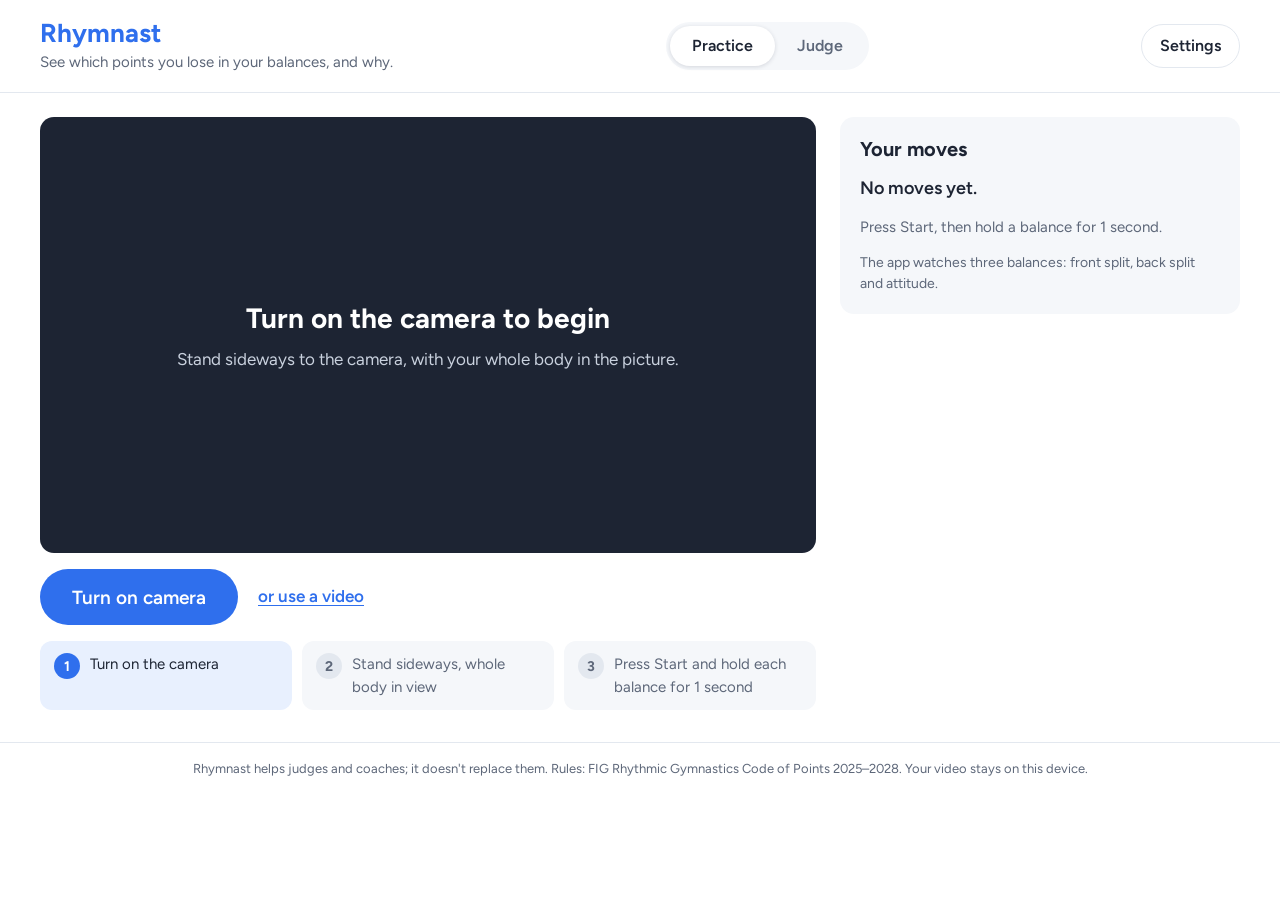
<file: web/index.html>
<!doctype html>
<html lang="en">
<head>
  <meta charset="utf-8">
  <meta name="viewport" content="width=device-width, initial-scale=1">
  <title>Rhymnast</title>
  <link rel="icon" href="favicon.svg" type="image/svg+xml">
  <link rel="apple-touch-icon" href="apple-touch-icon.png">
  <link rel="preconnect" href="https://fonts.googleapis.com">
  <link rel="preconnect" href="https://fonts.gstatic.com" crossorigin>
  <link rel="stylesheet" href="https://fonts.googleapis.com/css2?family=Figtree:wght@400;500;600;700&display=swap">
  <link rel="stylesheet" href="styles.css">
  <script type="module" src="js/app.js"></script>
</head>
<body>
  <header class="top">
    <div class="brand">
      <h1>Rhymnast</h1>
      <p class="tagline">See which points you lose in your balances, and why.</p>
    </div>
    <div class="tabs" role="tablist" aria-label="View">
      <button role="tab" id="tab-practice" aria-selected="true" aria-controls="panel-practice">Practice</button>
      <button role="tab" id="tab-judge" aria-selected="false" aria-controls="panel-judge">Judge</button>
    </div>
    <button id="btn-settings" class="ghost" aria-controls="settings">Settings</button>
  </header>

  <main class="layout">
    <section class="stage-col">
      <div class="stage" id="stage">
        <video id="video" playsinline muted></video>
        <canvas id="overlay"></canvas>
        <div class="stage-msg" id="stage-msg">
          <b>Turn on the camera to begin</b>
          <span>Stand sideways to the camera, with your whole body in the picture.</span>
        </div>
        <div class="rec" id="judging-badge" hidden>● Watching</div>

        <!-- Live message: what the app sees right now. -->
        <div class="live" id="live" hidden aria-live="polite">
          <div class="live-top">
            <b id="live-pose"></b>
            <span class="dots" id="live-dots" title="Hold for 1 second"><i></i><i></i><i></i><i></i></span>
          </div>
          <p id="live-text"></p>
        </div>
        <!-- A card after every move. -->
        <div class="move-cards" id="move-cards" aria-live="polite"></div>
      </div>

      <div class="actions">
        <button id="btn-main" class="big">Turn on camera</button>
        <label class="text-link" for="file-input">or use a video<input id="file-input" type="file" accept="video/*" hidden></label>
        <button id="btn-reset" class="ghost" hidden>Start over</button>
      </div>

      <ol class="steps" id="steps">
        <li data-step="1">Turn on the camera</li>
        <li data-step="2">Stand sideways, whole body in view</li>
        <li data-step="3">Press Start and hold each balance for 1 second</li>
      </ol>
    </section>

    <aside class="side">
      <!-- Practice: for the gymnast and coach -->
      <section class="card" id="panel-practice" role="tabpanel" aria-labelledby="tab-practice">
        <h2>Your moves</h2>
        <p class="total" id="practice-total">No moves yet.</p>
        <ol class="moves" id="practice-moves"></ol>
        <p class="small">The app watches three balances: front split, back split and attitude.</p>
      </section>

      <!-- Judge: score, artistry, agree/disagree -->
      <section class="card" id="panel-judge" role="tabpanel" aria-labelledby="tab-judge" hidden>
        <div class="final">
          <span>Final score</span>
          <b id="final">0.00</b>
        </div>
        <div class="parts">
          <div><span>Difficulty</span><b id="score-d">0.00</b><small>from the app</small></div>
          <div><span>Execution</span><b id="score-e">10.00</b><small id="score-e-detail">from the app</small></div>
          <div><span>Artistry</span><b id="score-a">0.00</b><small>your score</small></div>
        </div>
        <div class="fields">
          <label for="in-artistry">Artistry (0–10)<input id="in-artistry" type="number" min="0" max="10" step="0.05" value="0" inputmode="decimal"></label>
          <label for="in-penalties">Penalties<input id="in-penalties" type="number" min="0" step="0.05" value="0" inputmode="decimal"></label>
        </div>
        <details class="more">
          <summary>Points the app can't see</summary>
          <p class="small">For apparatus work, dance steps and other moves the app doesn't judge.</p>
          <div class="fields">
            <label for="in-extra-d">Extra difficulty<input id="in-extra-d" type="number" min="0" step="0.1" value="0" inputmode="decimal"></label>
            <label for="in-extra-e">Extra execution points lost<input id="in-extra-e" type="number" min="0" step="0.1" value="0" inputmode="decimal"></label>
          </div>
        </details>
        <h2>Moves</h2>
        <ol class="moves" id="judge-moves"></ol>
        <button id="btn-report" class="secondary wide">Open full report</button>
      </section>
    </aside>
  </main>

  <!-- Results after Finish -->
  <section class="results" id="report" hidden aria-labelledby="report-title">
    <div class="results-head">
      <h2 id="report-title">Your results</h2>
      <div class="results-actions">
        <button id="btn-details" class="ghost" aria-pressed="false">Show rulebook details</button>
        <button id="btn-print" class="ghost">Print</button>
        <button id="btn-report-close" class="ghost">Close</button>
      </div>
    </div>
    <div id="report-body"></div>
  </section>

  <!-- Settings drawer -->
  <div class="backdrop" id="settings-backdrop" hidden></div>
  <aside class="drawer" id="settings" hidden aria-labelledby="settings-title">
    <div class="drawer-head">
      <h2 id="settings-title">Settings</h2>
      <button id="btn-settings-close" class="ghost">Close</button>
    </div>

    <section class="setting">
      <label for="model-select"><b>Camera accuracy</b></label>
      <select id="model-select">
        <option value="heavy" selected>Best for splits (slower to load)</option>
        <option value="full">Faster</option>
        <option value="lite">Fastest (older laptops)</option>
      </select>
    </section>

    <section class="setting">
      <label class="check" for="focus-mode"><input id="focus-mode" type="checkbox" checked>
        Only judge the three balances (front split, back split, attitude)</label>
    </section>

    <section class="setting">
      <details class="teach" id="teach">
        <summary><b>Teach poses</b></summary>
        <p class="small">Show the app correct examples so it recognizes your gymnasts better. Pick the pose, press
          Record, and hold the correct pose sideways for 3 seconds.</p>
        <div class="row">
          <select id="teach-pose" aria-label="Pose to teach"></select>
          <button id="btn-record" class="secondary">Record 3 s</button>
          <label class="button-label" for="teach-photos">Add photos<input id="teach-photos" type="file" accept="image/*" multiple hidden></label>
        </div>
        <ul class="counts" id="teach-counts"></ul>
        <p class="small" id="teach-status"></p>
        <div class="row">
          <button id="btn-teach-export" class="ghost">Save taught poses</button>
          <label class="button-label ghost-label" for="teach-import">Load taught poses<input id="teach-import" type="file" accept="application/json,.json" hidden></label>
          <button id="btn-teach-reset" class="ghost">Remove taught poses</button>
        </div>
      </details>
    </section>

    <section class="setting">
      <b>Records</b>
      <p class="small">A complete record of every call, for the competition file.</p>
      <button id="btn-export" class="ghost">Download record (JSON)</button>
    </section>

    <section class="setting">
      <details>
        <summary><b>Technical details</b></summary>
        <dl class="tech">
          <div><dt>Frames per second</dt><dd id="fps">–</dd></div>
          <div><dt>Legs seen side-on</dt><dd id="view">–</dd></div>
          <div><dt>Split angle</dt><dd id="split">–</dd></div>
          <div><dt>Shape</dt><dd id="shape">–</dd></div>
          <div><dt>On the toes</dt><dd id="releve">–</dd></div>
          <div><dt>State</dt><dd id="state">–</dd></div>
        </dl>
        <p class="small">Developer tools: <a href="tools/video-analyze.html">video analysis</a> ·
          <a href="tools/validate.html">photo validation</a> · <a href="tools/image-check.html">single photo</a> ·
          <a href="tests/">tests</a></p>
      </details>
    </section>
  </aside>

  <footer class="foot">
    Rhymnast helps judges and coaches; it doesn't replace them. Rules: FIG Rhythmic Gymnastics Code of Points
    2025–2028. Your video stays on this device.
  </footer>
</body>
</html>
</file>
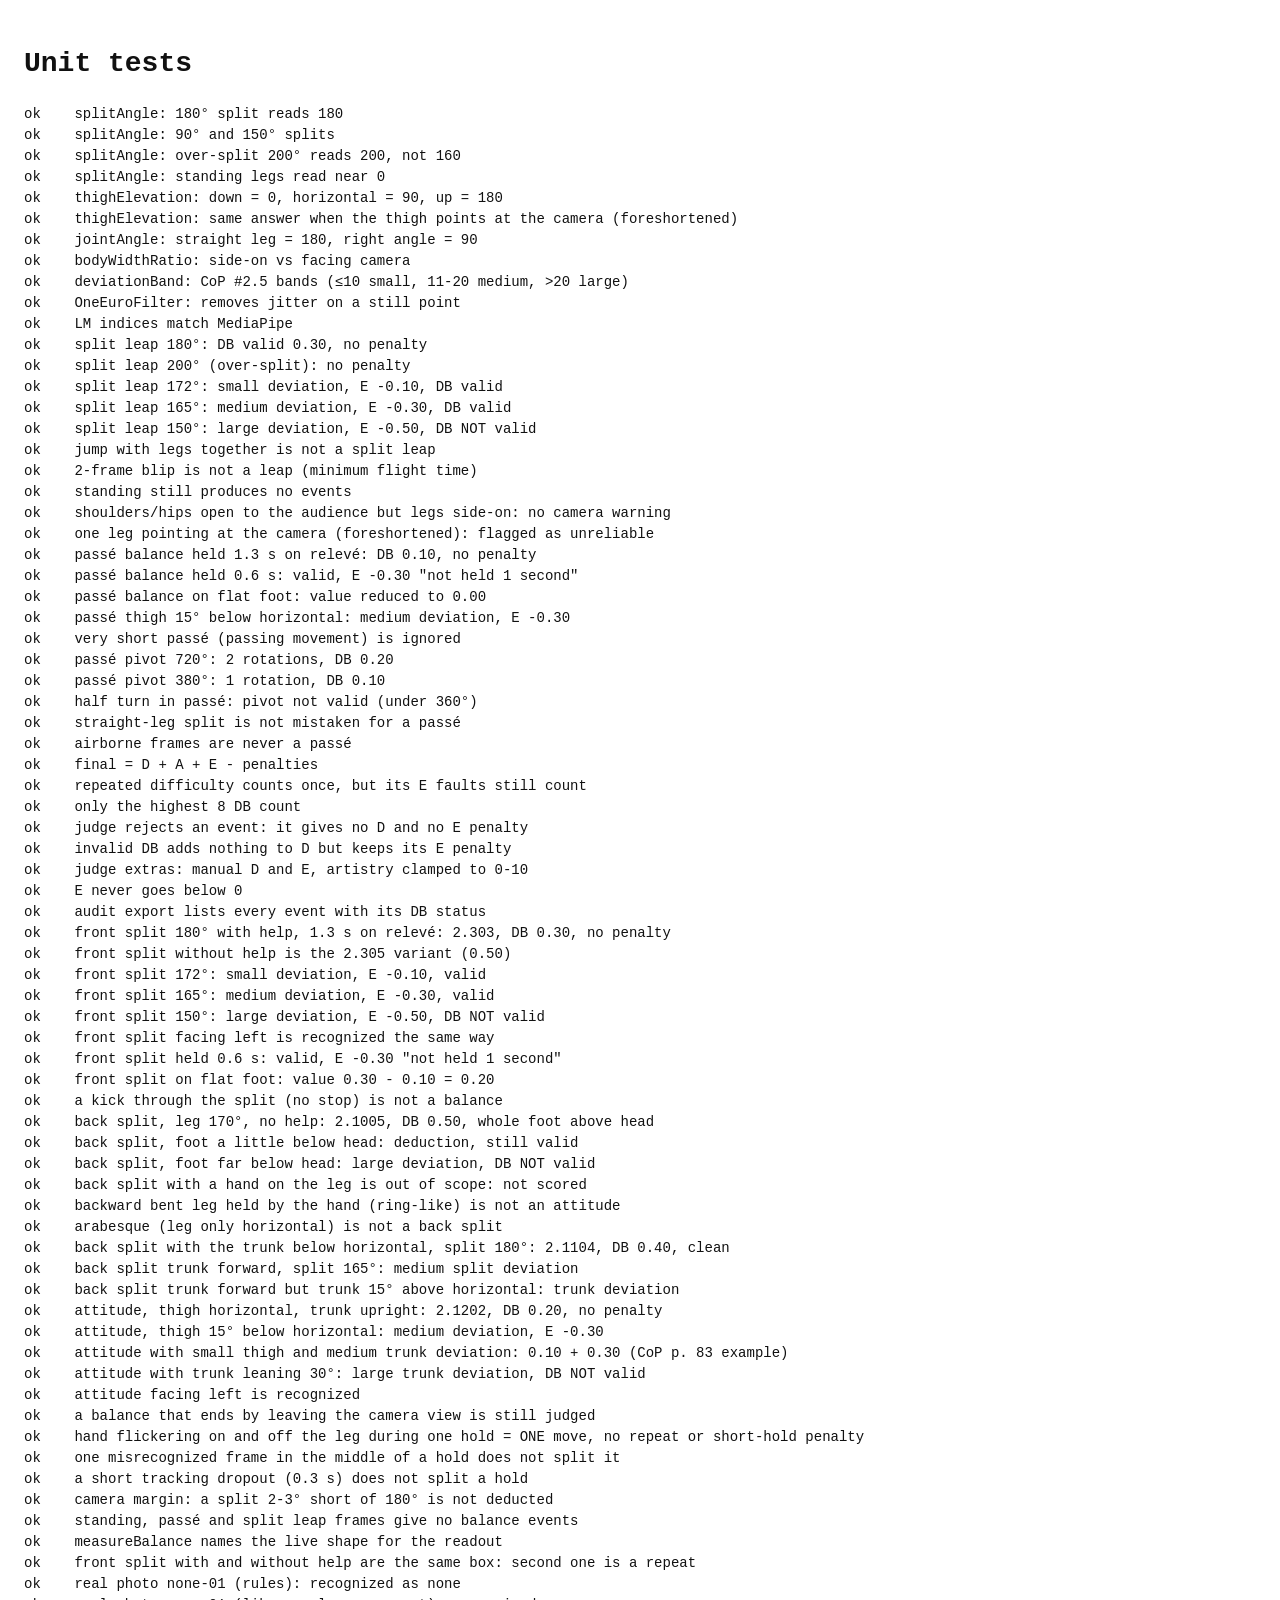
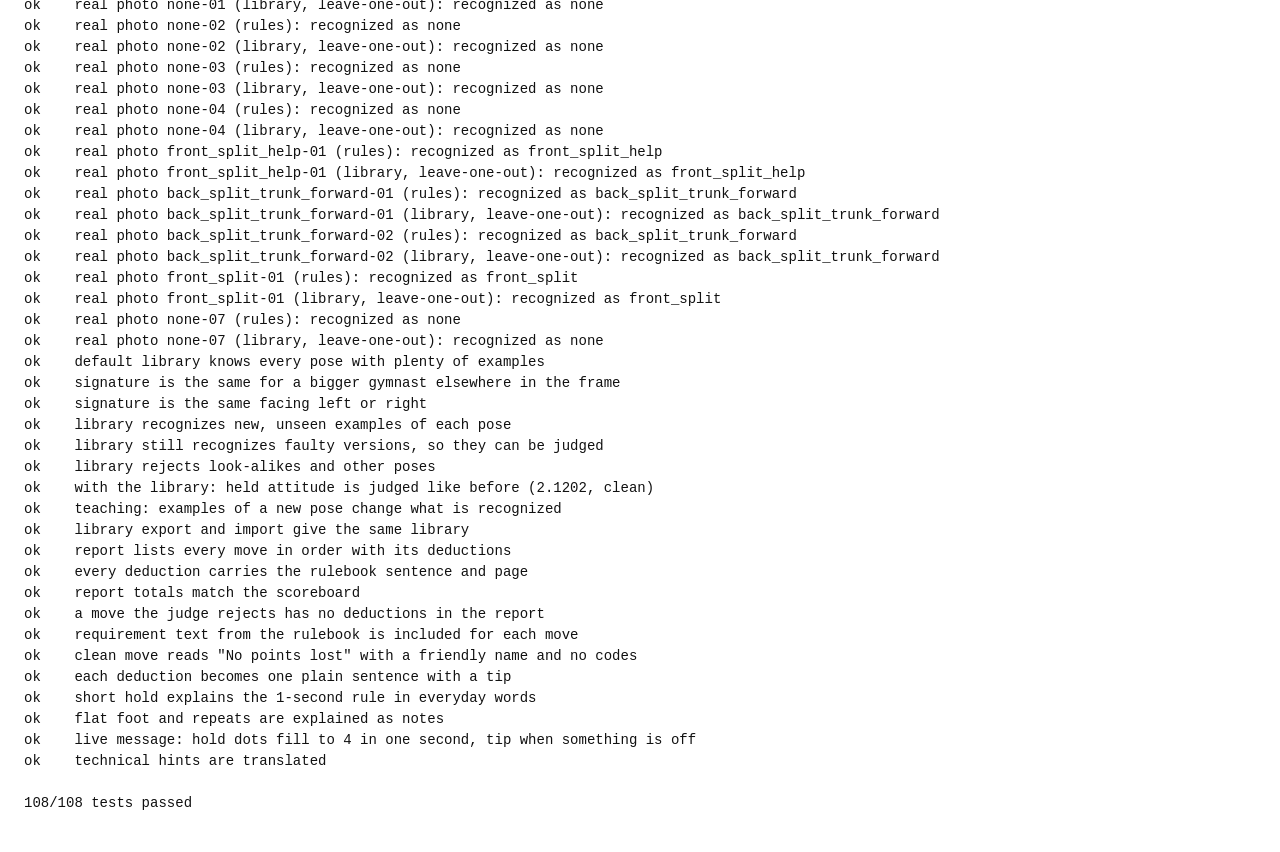
<file: web/tests/index.html>
<!doctype html>
<html lang="en">
<head>
  <meta charset="utf-8">
  <meta name="viewport" content="width=device-width, initial-scale=1">
  <title>Rhymnast Unit Tests</title>
  <link rel="icon" href="../favicon.svg" type="image/svg+xml">
  <link rel="apple-touch-icon" href="../apple-touch-icon.png">
  <style>
    :root { --bg: #fff; --text: #111; }
    @media (prefers-color-scheme: dark) { :root { --bg: #111; --text: #eee; } }
    body { background: var(--bg); color: var(--text); font: 14px/1.5 ui-monospace, Menlo, monospace; padding: 16px; }
  </style>
</head>
<body>
  <h1>Unit tests</h1>
  <pre id="out"></pre>
  <script type="module">
    import { runAll } from './all.js';
    const out = document.getElementById('out');
    const failed = runAll((line) => { out.textContent += line + '\n'; });
    document.title = failed ? `FAILED (${failed})` : 'All tests passed';
  </script>
</body>
</html>
</file>
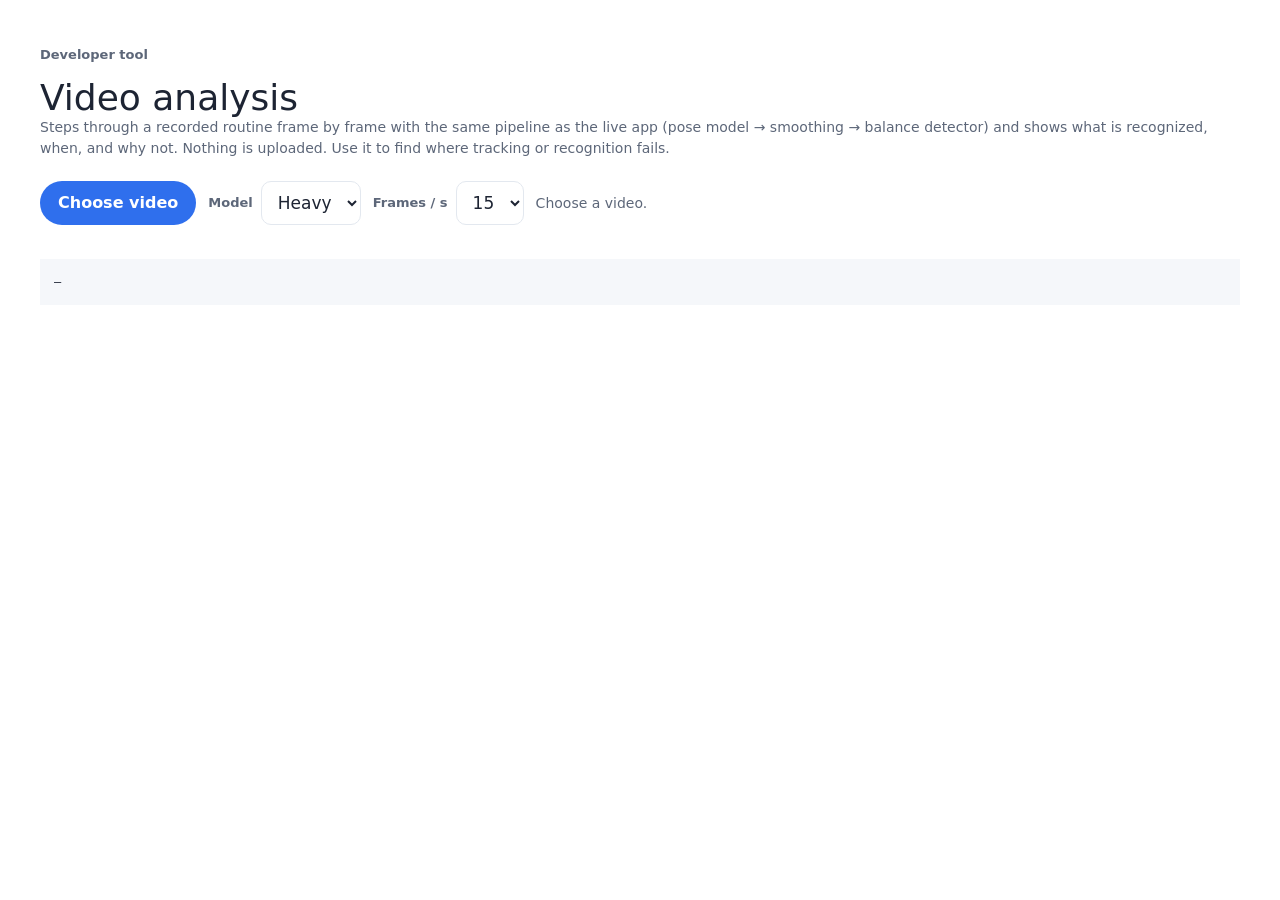
<file: web/tools/video-analyze.html>
<!doctype html>
<html lang="en">
<head>
  <meta charset="utf-8">
  <meta name="viewport" content="width=device-width, initial-scale=1">
  <title>Video Analysis</title>
  <link rel="icon" href="../favicon.svg" type="image/svg+xml">
  <link rel="apple-touch-icon" href="../apple-touch-icon.png">
  <link rel="stylesheet" href="https://fonts.googleapis.com/css2?family=Bodoni+Moda:opsz,wght@6..96,400&family=Jost:wght@300;400;500&display=swap">
  <link rel="stylesheet" href="../styles.css">
  <style>
    main { max-width: 1300px; margin: 0 auto; padding: 32px var(--gutter) 48px; display: grid; gap: 22px; }
    .pickers { display: flex; flex-wrap: wrap; gap: 12px; align-items: center; }
    .sheet { display: grid; grid-template-columns: repeat(auto-fill, minmax(200px, 1fr)); gap: 10px; }
    .sheet figure { margin: 0; display: grid; gap: 4px; }
    .sheet canvas { width: 100%; height: auto; background: var(--pearl); }
    .sheet figcaption { font-size: 11px; color: var(--muted); }
    pre { background: var(--pearl); padding: 14px; overflow-x: auto; font-size: 12px; white-space: pre-wrap; }
  </style>
</head>
<body>
  <main>
    <div>
      <p class="eyebrow">Developer tool</p>
      <h1 style="font: 400 36px/1.1 var(--serif)">Video analysis</h1>
      <p class="note">Steps through a recorded routine frame by frame with the same pipeline as the live app
        (pose model → smoothing → balance detector) and shows what is recognized, when, and why not.
        Nothing is uploaded. Use it to find where tracking or recognition fails.</p>
    </div>
    <div class="pickers">
      <label class="button" for="file">Choose video<input id="file" type="file" accept="video/*" hidden></label>
      <label class="select" for="model"><span class="label">Model</span>
        <select id="model"><option value="heavy" selected>Heavy</option><option value="full">Full</option><option value="lite">Lite</option></select></label>
      <label class="select" for="fps"><span class="label">Frames / s</span>
        <select id="fps"><option>10</option><option selected>15</option><option>30</option></select></label>
      <span class="note" id="status">Choose a video.</span>
    </div>
    <pre id="summary">–</pre>
    <section class="sheet" id="sheet"></section>
    <video id="video" muted playsinline hidden></video>
  </main>

  <script type="module">
    import { createPoseTracker } from '../js/pose.js';
    import { LandmarkSmoother } from '../js/oneEuro.js';
    import { LEG_POINTS, minVisibility } from '../js/geometry.js';
    import { BalanceDetector, setPoseLibrary } from '../js/elements/balances.js';
    import { SplitLeapDetector } from '../js/elements/splitLeap.js';
    import { balanceFrame } from '../js/elements/balanceFrame.js';
    import { currentLibrary } from '../js/ui/libraryStore.js';
    import { drawSkeleton } from '../js/draw.js';

    setPoseLibrary(currentLibrary());
    const $ = (id) => document.getElementById(id);
    const video = $('video');
    const trackers = {};

    async function analyze(src, { model = $('model').value, fps = Number($('fps').value), sheetEvery = 1, snapshotTimes = [] } = {}) {
      $('status').textContent = `Loading ${model} model…`;
      trackers[model] ??= await createPoseTracker(model, 'VIDEO');
      const tracker = trackers[model];
      video.src = src;
      await new Promise((r) => { video.onloadeddata = r; });
      const { videoWidth: w, videoHeight: h, duration } = video;

      const smoother = new LandmarkSmoother();
      const events = [];
      const leap = new SplitLeapDetector(() => {});
      const balance = new BalanceDetector((e) => events.push(e));
      const frames = [];
      const snapshots = {};
      const pending = [...snapshotTimes].sort((a, b) => a - b);
      $('sheet').replaceChildren();
      let nextSheet = 0;

      for (let t = 0; t < duration; t += 1 / fps) {
        video.currentTime = t;
        await new Promise((r) => { video.onseeked = r; });
        // Give the decoder a moment to present the seeked frame (paused videos may never fire
        // requestVideoFrameCallback, so a short timeout is the fallback).
        await Promise.race([
          new Promise((r) => video.requestVideoFrameCallback?.(() => r())),
          new Promise((r) => setTimeout(r, 60)),
        ]);
        const raw = tracker.detect(video);
        const ms = t * 1000;
        let lm = null;
        if (raw) {
          lm = smoother.smooth(raw.map((p) => ({ x: p.x * w, y: p.y * h, visibility: p.visibility ?? 0 })), t);
        } else smoother.reset();
        leap.update({ t: ms, lm });
        balance.update({ t: ms, lm, airborne: leap.live.airborne });
        const live = balance.live;
        const f = lm ? balanceFrame(lm) : null;
        frames.push({
          t: Math.round(ms),
          person: Boolean(lm),
          legVis: lm ? Math.round(minVisibility(lm, LEG_POINTS) * 100) / 100 : 0,
          shape: live.shape,
          confidence: live.confidence == null ? null : Math.round(live.confidence * 100) / 100,
          hint: live.hint,
          deduction: live.deduction,
          dev: live.deviations?.map((d) => `${d.segment}:${Math.round(d.deg)}`).join(' ') ?? '',
          facing: f?.facing ?? null, forward: f?.forward ?? null, raised: f?.raised ?? null,
          split: f ? Math.round(f.split) : null, freeKnee: f ? Math.round(f.freeKnee) : null,
          lean: f ? Math.round(f.lean) : null, legUp: f ? Math.round(f.legUp) : null,
          help: f?.help ?? null, releve: f?.releve ?? null, fullLegs: f?.fullLegs ?? null,
          lm: lm ? lm.map((p) => [Math.round(p.x), Math.round(p.y), Math.round(p.visibility * 100) / 100]) : null,
        });
        // Full-size snapshot with the skeleton, for requested times (debugging / reports).
        if (pending.length && t >= pending[0] - 0.5 / fps) {
          const at = pending.shift();
          const c = document.createElement('canvas');
          c.width = w; c.height = h;
          const g = c.getContext('2d');
          g.drawImage(video, 0, 0);
          if (lm) drawSkeleton(g, lm.map((p) => ({ ...p, visibility: Math.max(p.visibility, 0.31) })), '#ff3b6b');
          g.fillStyle = 'rgba(255,255,255,0.85)'; g.fillRect(0, 0, w, 48);
          g.fillStyle = '#000'; g.font = '28px sans-serif';
          g.fillText(`t=${t.toFixed(1)}s  ${live.shape ?? live.hint ?? 'ready'}  split ${f ? Math.round(f.split) : '-'}°  lean ${f ? Math.round(f.lean) : '-'}°`, 12, 34);
          snapshots[at] = c.toDataURL('image/jpeg', 0.75);
        }
        if (t >= nextSheet) {
          nextSheet += sheetEvery;
          $('sheet').append(sheetFrame(t, lm, live, w, h));
        }
        $('status').textContent = `${model}: ${t.toFixed(1)} / ${duration.toFixed(1)} s`;
      }
      balance.flush();
      const result = { model, fps, duration, width: w, height: h, frames, events, snapshots, summary: summarize(frames, events) };
      window.analysis = result;
      $('summary').textContent = result.summary;
      $('status').textContent = `Done (${model}).`;
      return result;
    }

    function sheetFrame(t, lm, live, w, h) {
      const fig = document.createElement('figure');
      const c = document.createElement('canvas');
      const scale = 360 / Math.max(w, h);
      c.width = Math.round(w * scale);
      c.height = Math.round(h * scale);
      const g = c.getContext('2d');
      g.drawImage(video, 0, 0, c.width, c.height);
      const overlay = document.createElement('canvas');
      overlay.width = w; overlay.height = h;
      drawSkeleton(overlay.getContext('2d'), lm);
      g.drawImage(overlay, 0, 0, c.width, c.height);
      const cap = document.createElement('figcaption');
      cap.textContent = `${t.toFixed(1)} s · ${live.shape ?? (live.hint ?? '–')}${live.deduction != null ? ` · −${live.deduction.toFixed(2)}` : ''}`;
      fig.append(c, cap);
      return fig;
    }

    function summarize(frames, events) {
      const n = frames.length;
      const pct = (k) => `${Math.round((100 * k) / n)}%`;
      const lines = [
        `${n} frames · person found ${pct(frames.filter((f) => f.person).length)} · legs visible ≥0.5 ${pct(frames.filter((f) => f.legVis >= 0.5).length)}`,
        `pose recognized in ${pct(frames.filter((f) => f.shape).length)} of frames`,
        '',
        'Timeline (shape or reason):',
      ];
      let cur = null;
      for (const f of frames) {
        const label = f.shape ?? (f.hint ?? 'ready');
        if (!cur || cur.label !== label) {
          if (cur) lines.push(`  ${(cur.from / 1000).toFixed(1)}–${(cur.to / 1000).toFixed(1)} s  ${cur.label}`);
          cur = { label, from: f.t, to: f.t };
        } else cur.to = f.t;
      }
      if (cur) lines.push(`  ${(cur.from / 1000).toFixed(1)}–${(cur.to / 1000).toFixed(1)} s  ${cur.label}`);
      lines.push('', `Judged moves: ${events.length}`);
      for (const e of events) {
        lines.push(`  ${(e.tStart / 1000).toFixed(1)}–${(e.tEnd / 1000).toFixed(1)} s  ${e.element}  D ${e.dbValue.toFixed(2)}  E −${e.penalties.reduce((a, p) => a + p.value, 0).toFixed(2)}`
          + (e.penalties.length ? `  (${e.penalties.map((p) => `${p.reason} −${p.value.toFixed(2)}`).join('; ')})` : '  (clean)'));
      }
      return lines.join('\n');
    }

    window.analyzeVideo = analyze;

    $('file').addEventListener('change', (e) => {
      const f = e.target.files?.[0];
      if (f) analyze(URL.createObjectURL(f));
    });
    const src = new URLSearchParams(location.search).get('src');
    const q = new URLSearchParams(location.search);
    if (src) analyze(src, { model: q.get('model') ?? 'heavy', snapshotTimes: (q.get('snap') ?? '').split(',').filter(Boolean).map(Number) });
  </script>
</body>
</html>
</file>
<file: web/styles.css>
/* Simple and friendly: white page, soft cards, one blue accent, traffic-light results,
   big buttons and plain words. Single light theme. */
:root {
  --bg: #ffffff;
  --card: #f5f7fa;
  --ink: #1d2433;
  --muted: #5d6779;
  --line: #e3e8ef;
  --accent: #2f6fed;
  --accent-ink: #ffffff;
  --accent-soft: #e8f0fe;
  --good: #1f8a4c;
  --good-soft: #e5f5ec;
  --warn: #b26a00;
  --warn-soft: #fff3df;
  --bad: #c62f3c;
  --bad-soft: #fdeaec;

  --font: "Figtree", system-ui, -apple-system, "Segoe UI", Roboto, sans-serif;
  --radius: 14px;
  --gutter: clamp(16px, 4vw, 40px);

  /* Kept for the developer tools pages. */
  --paper: var(--bg);
  --pearl: var(--card);
  --gold: var(--accent);
  --serif: var(--font);
  --sans: var(--font);
  color-scheme: light;
}

* { box-sizing: border-box; }
[hidden] { display: none !important; }

body {
  margin: 0;
  background: var(--bg);
  color: var(--ink);
  font: 400 17px/1.5 var(--font);
  -webkit-font-smoothing: antialiased;
}

h1, h2, h3 { margin: 0; line-height: 1.2; }
h2 { font-size: 20px; font-weight: 700; }
a { color: var(--accent); }
:focus-visible { outline: 3px solid var(--accent); outline-offset: 2px; }

/* ---------- Buttons ---------- */
button, .button, .button-label {
  font: 600 16px/1 var(--font);
  min-height: 44px;
  padding: 0 18px;
  border-radius: 999px;
  border: 0;
  background: var(--accent);
  color: var(--accent-ink);
  cursor: pointer;
  display: inline-flex;
  align-items: center;
  justify-content: center;
  gap: 8px;
}
button:hover:not(:disabled), .button:hover, .button-label:hover { filter: brightness(1.05); }
button:disabled { opacity: 0.45; cursor: default; }
button.big { min-height: 56px; padding: 0 32px; font-size: 19px; }
button.secondary, .button-label { background: var(--accent-soft); color: var(--accent); }
button.ghost, .ghost-label { background: transparent; color: var(--ink); border: 1.5px solid var(--line); }
button.ghost:hover { border-color: var(--accent); color: var(--accent); }
button.wide { width: 100%; }
.text-link { color: var(--accent); font-weight: 600; cursor: pointer; text-decoration: underline; text-underline-offset: 3px; }

select, input[type="number"] {
  font: 500 17px var(--font);
  color: var(--ink);
  background: var(--bg);
  border: 1.5px solid var(--line);
  border-radius: 10px;
  min-height: 44px;
  padding: 0 12px;
  width: 100%;
}
select:focus, input:focus { border-color: var(--accent); outline: none; }

/* ---------- Header ---------- */
.top {
  display: flex;
  flex-wrap: wrap;
  align-items: center;
  justify-content: space-between;
  gap: 14px 24px;
  padding: 18px var(--gutter);
  border-bottom: 1px solid var(--line);
}
.brand h1 { font-size: 26px; font-weight: 700; color: var(--accent); }
.tagline { margin: 2px 0 0; color: var(--muted); font-size: 15px; }
.tabs { display: flex; background: var(--card); border-radius: 999px; padding: 4px; }
.tabs button { background: transparent; color: var(--muted); min-height: 40px; padding: 0 22px; }
.tabs button[aria-selected="true"] { background: var(--bg); color: var(--ink); box-shadow: 0 1px 4px rgba(29, 36, 51, 0.15); }

/* ---------- Layout ---------- */
.layout {
  display: grid;
  grid-template-columns: minmax(0, 1fr) minmax(300px, 400px);
  gap: 24px;
  padding: 24px var(--gutter) 32px;
  max-width: 1400px;
  margin: 0 auto;
}
.stage-col, .side { min-width: 0; display: grid; gap: 16px; align-content: start; }

/* ---------- Video ---------- */
.stage {
  position: relative;
  background: #1d2433;
  border-radius: var(--radius);
  overflow: hidden;
  aspect-ratio: 16 / 9;
  max-width: 100%;
}
.stage video, .stage canvas { position: absolute; inset: 0; width: 100%; height: 100%; object-fit: contain; }
.stage-msg {
  position: absolute; inset: 0;
  display: grid; place-content: center; gap: 8px;
  text-align: center; padding: 24px; color: #ffffff;
}
.stage-msg b { font-size: clamp(20px, 2.6vw, 28px); }
.stage-msg span { color: #c9d1de; }
.rec {
  position: absolute; top: 12px; left: 12px;
  background: var(--bad); color: #fff; font-size: 14px; font-weight: 600;
  padding: 6px 12px; border-radius: 999px;
}

/* Live message on the video */
.live {
  position: absolute; top: 12px; right: 12px;
  width: min(340px, calc(100% - 24px));
  background: rgba(255, 255, 255, 0.96);
  border-radius: 12px;
  padding: 12px 16px;
  box-shadow: 0 6px 24px rgba(0, 0, 0, 0.18);
  border-left: 6px solid var(--muted);
}
.live.good { border-left-color: var(--good); }
.live.warn { border-left-color: var(--warn); }
.live.bad { border-left-color: var(--bad); }
.live-top { display: flex; justify-content: space-between; align-items: center; gap: 10px; }
.live-top b { font-size: 18px; }
.live p { margin: 4px 0 0; font-size: 16px; }
.dots { display: flex; gap: 5px; }
.dots i { width: 12px; height: 12px; border-radius: 50%; background: var(--line); }
.dots i.on { background: var(--good); }

/* Card after each move */
.move-cards {
  position: absolute; left: 12px; bottom: 12px;
  display: grid; gap: 8px;
  width: min(340px, calc(100% - 24px));
  pointer-events: none;
}
.move-card {
  background: #fff; border-radius: 12px; padding: 12px 16px;
  box-shadow: 0 6px 24px rgba(0, 0, 0, 0.2);
  border-left: 6px solid var(--warn);
  animation: card-in 0.3s ease-out;
  transition: opacity 0.5s, transform 0.5s;
}
.move-card.good { border-left-color: var(--good); }
.move-card.bad { border-left-color: var(--bad); }
.move-card.leaving { opacity: 0; transform: translateY(6px); }
.move-card b { display: block; font-size: 17px; }
.move-card .result { font-weight: 700; }
.move-card.good .result { color: var(--good); }
.move-card.warn .result { color: var(--warn); }
.move-card.bad .result { color: var(--bad); }
.move-card .tip { font-size: 14px; color: var(--muted); }
@keyframes card-in { from { opacity: 0; transform: translateY(10px); } }
@media (prefers-reduced-motion: reduce) { .move-card { animation: none; transition: none; } }

/* Main action and steps */
.actions { display: flex; flex-wrap: wrap; align-items: center; gap: 12px 20px; }
.steps {
  list-style: none; margin: 0; padding: 0;
  display: grid; grid-template-columns: repeat(3, minmax(0, 1fr)); gap: 10px;
  counter-reset: step;
}
.steps li {
  counter-increment: step;
  background: var(--card); border-radius: 12px; padding: 12px 14px;
  font-size: 15px; color: var(--muted);
  display: flex; gap: 10px; align-items: flex-start;
}
.steps li::before {
  content: counter(step);
  flex: none; width: 26px; height: 26px; border-radius: 50%;
  display: grid; place-items: center;
  background: var(--line); color: var(--muted); font-weight: 700; font-size: 14px;
}
.steps li.current { background: var(--accent-soft); color: var(--ink); }
.steps li.current::before { background: var(--accent); color: #fff; }
.steps li.done::before { content: "✓"; background: var(--good); color: #fff; }

/* ---------- Side panel ---------- */
.card { background: var(--card); border-radius: var(--radius); padding: 20px; display: grid; gap: 14px; }
.total { margin: 0; font-size: 18px; font-weight: 600; }
.small, .note, .hint { font-size: 14px; color: var(--muted); margin: 0; }

.moves { list-style: none; margin: 0; padding: 0; display: grid; gap: 10px; }
.moves .empty { color: var(--muted); font-size: 15px; }
.move {
  background: var(--bg); border-radius: 12px; padding: 14px 16px;
  display: grid; gap: 6px;
  border-left: 6px solid var(--warn);
}
.move.good { border-left-color: var(--good); }
.move.bad { border-left-color: var(--bad); }
.move.rejected { opacity: 0.5; }
.move-head { display: flex; justify-content: space-between; align-items: baseline; gap: 10px; }
.move-head b { font-size: 17px; }
.chip { flex: none; font-size: 14px; font-weight: 700; padding: 3px 10px; border-radius: 999px; white-space: nowrap; }
.chip.good { background: var(--good-soft); color: var(--good); }
.chip.warn { background: var(--warn-soft); color: var(--warn); }
.chip.bad { background: var(--bad-soft); color: var(--bad); }
.chip.muted { background: var(--card); color: var(--muted); }
.reason { margin: 0; font-size: 15px; }
.reason .tip { display: block; color: var(--muted); font-size: 14px; }
.note-line { margin: 0; font-size: 14px; color: var(--warn); }
.agree { display: flex; gap: 8px; }
.agree button { min-height: 36px; padding: 0 14px; font-size: 14px; }
.agree button[aria-pressed="true"] { background: var(--ink); color: #fff; border-color: var(--ink); }

/* Judge score */
.final { display: flex; justify-content: space-between; align-items: baseline; }
.final span { font-size: 18px; font-weight: 600; }
.final b { font-size: 44px; font-weight: 700; color: var(--accent); font-variant-numeric: tabular-nums; }
.parts { display: grid; grid-template-columns: repeat(3, minmax(0, 1fr)); gap: 8px; }
.parts div { background: var(--bg); border-radius: 10px; padding: 10px; display: grid; gap: 2px; }
.parts span { font-size: 14px; color: var(--muted); }
.parts b { font-size: 22px; font-variant-numeric: tabular-nums; }
.parts small { font-size: 12px; color: var(--muted); }
.fields { display: grid; grid-template-columns: 1fr 1fr; gap: 10px; }
.fields label { display: grid; gap: 4px; font-size: 14px; font-weight: 600; }
details summary { cursor: pointer; font-weight: 600; }
.more { display: grid; gap: 10px; }
.more[open] summary { margin-bottom: 8px; }

/* ---------- Results ---------- */
.results {
  max-width: 1000px; margin: 0 auto 40px;
  padding: 24px var(--gutter);
  display: grid; gap: 18px;
}
.results-head { display: flex; flex-wrap: wrap; justify-content: space-between; align-items: center; gap: 12px; }
.results-head h2 { font-size: 26px; }
.results-actions { display: flex; flex-wrap: wrap; gap: 8px; }
.headline {
  background: var(--accent-soft); border-radius: var(--radius); padding: 20px 22px;
  font-size: 20px; font-weight: 600; margin: 0;
}
.headline small { display: block; font-size: 15px; font-weight: 400; color: var(--muted); margin-top: 4px; }
.score-row { display: grid; grid-template-columns: repeat(4, minmax(0, 1fr)); gap: 10px; }
.score-row div { background: var(--card); border-radius: 12px; padding: 14px; display: grid; gap: 2px; }
.score-row span { font-size: 14px; color: var(--muted); }
.score-row b { font-size: 26px; font-variant-numeric: tabular-nums; }
.score-row div:last-child b { color: var(--accent); }
.results .moves { gap: 12px; }
.details-line { margin: 0; font-size: 13px; color: var(--muted); }
.rule {
  margin: 4px 0 0; padding: 8px 12px; border-left: 3px solid var(--line);
  font-size: 14px; color: var(--muted); font-style: italic;
}
.results-foot { font-size: 13px; color: var(--muted); margin: 0; padding-left: 18px; }

/* ---------- Settings drawer ---------- */
.backdrop { position: fixed; inset: 0; background: rgba(29, 36, 51, 0.35); z-index: 10; }
.drawer {
  position: fixed; top: 0; right: 0; bottom: 0; z-index: 11;
  width: min(420px, 100%);
  background: var(--bg);
  box-shadow: -8px 0 30px rgba(0, 0, 0, 0.15);
  padding: 20px 22px calc(24px + env(safe-area-inset-bottom, 0px));
  overflow-y: auto;
  display: grid; gap: 14px; align-content: start;
}
.drawer-head { display: flex; justify-content: space-between; align-items: center; }
.setting { display: grid; gap: 8px; padding: 14px 0; border-top: 1px solid var(--line); }
.check { display: flex; gap: 10px; align-items: flex-start; font-size: 16px; }
.check input { width: 20px; height: 20px; margin-top: 2px; accent-color: var(--accent); }
.row { display: flex; flex-wrap: wrap; gap: 8px; align-items: center; }
.row select { width: auto; flex: 1 1 180px; }
.counts { list-style: none; margin: 0; padding: 0; display: grid; gap: 4px; font-size: 14px; }
.counts li { display: flex; justify-content: space-between; gap: 8px; }
.counts small { color: var(--accent); }
.tech { display: grid; grid-template-columns: 1fr 1fr; gap: 8px; margin: 10px 0; }
.tech div { background: var(--card); border-radius: 8px; padding: 8px 10px; }
.tech dt { font-size: 12px; color: var(--muted); }
.tech dd { margin: 0; font-weight: 600; }
.tech dd.good { color: var(--good); } .tech dd.warn { color: var(--warn); } .tech dd.bad { color: var(--bad); }

.foot { color: var(--muted); font-size: 13px; text-align: center; padding: 16px var(--gutter) 28px; border-top: 1px solid var(--line); }

/* ---------- Generic classes used by the developer tools ---------- */
.eyebrow, .label { font-size: 13px; color: var(--muted); font-weight: 600; }
.select { display: flex; align-items: center; gap: 8px; }
.select select { width: auto; }

/* ---------- Narrow screens ---------- */
@media (max-width: 960px) {
  .layout { grid-template-columns: 1fr; }
}
@media (max-width: 640px) {
  .top { padding-top: 14px; }
  .tabs { order: 3; width: 100%; }
  .tabs button { flex: 1; }
  .steps { grid-template-columns: 1fr; }
  .actions .big { width: 100%; }
  .score-row { grid-template-columns: 1fr 1fr; }
  .fields { grid-template-columns: 1fr; }
}

/* Print: only the results. */
@media print {
  body > *:not(.results) { display: none !important; }
  .results { display: grid !important; padding: 0; }
  .results-actions { display: none; }
}
</file>
